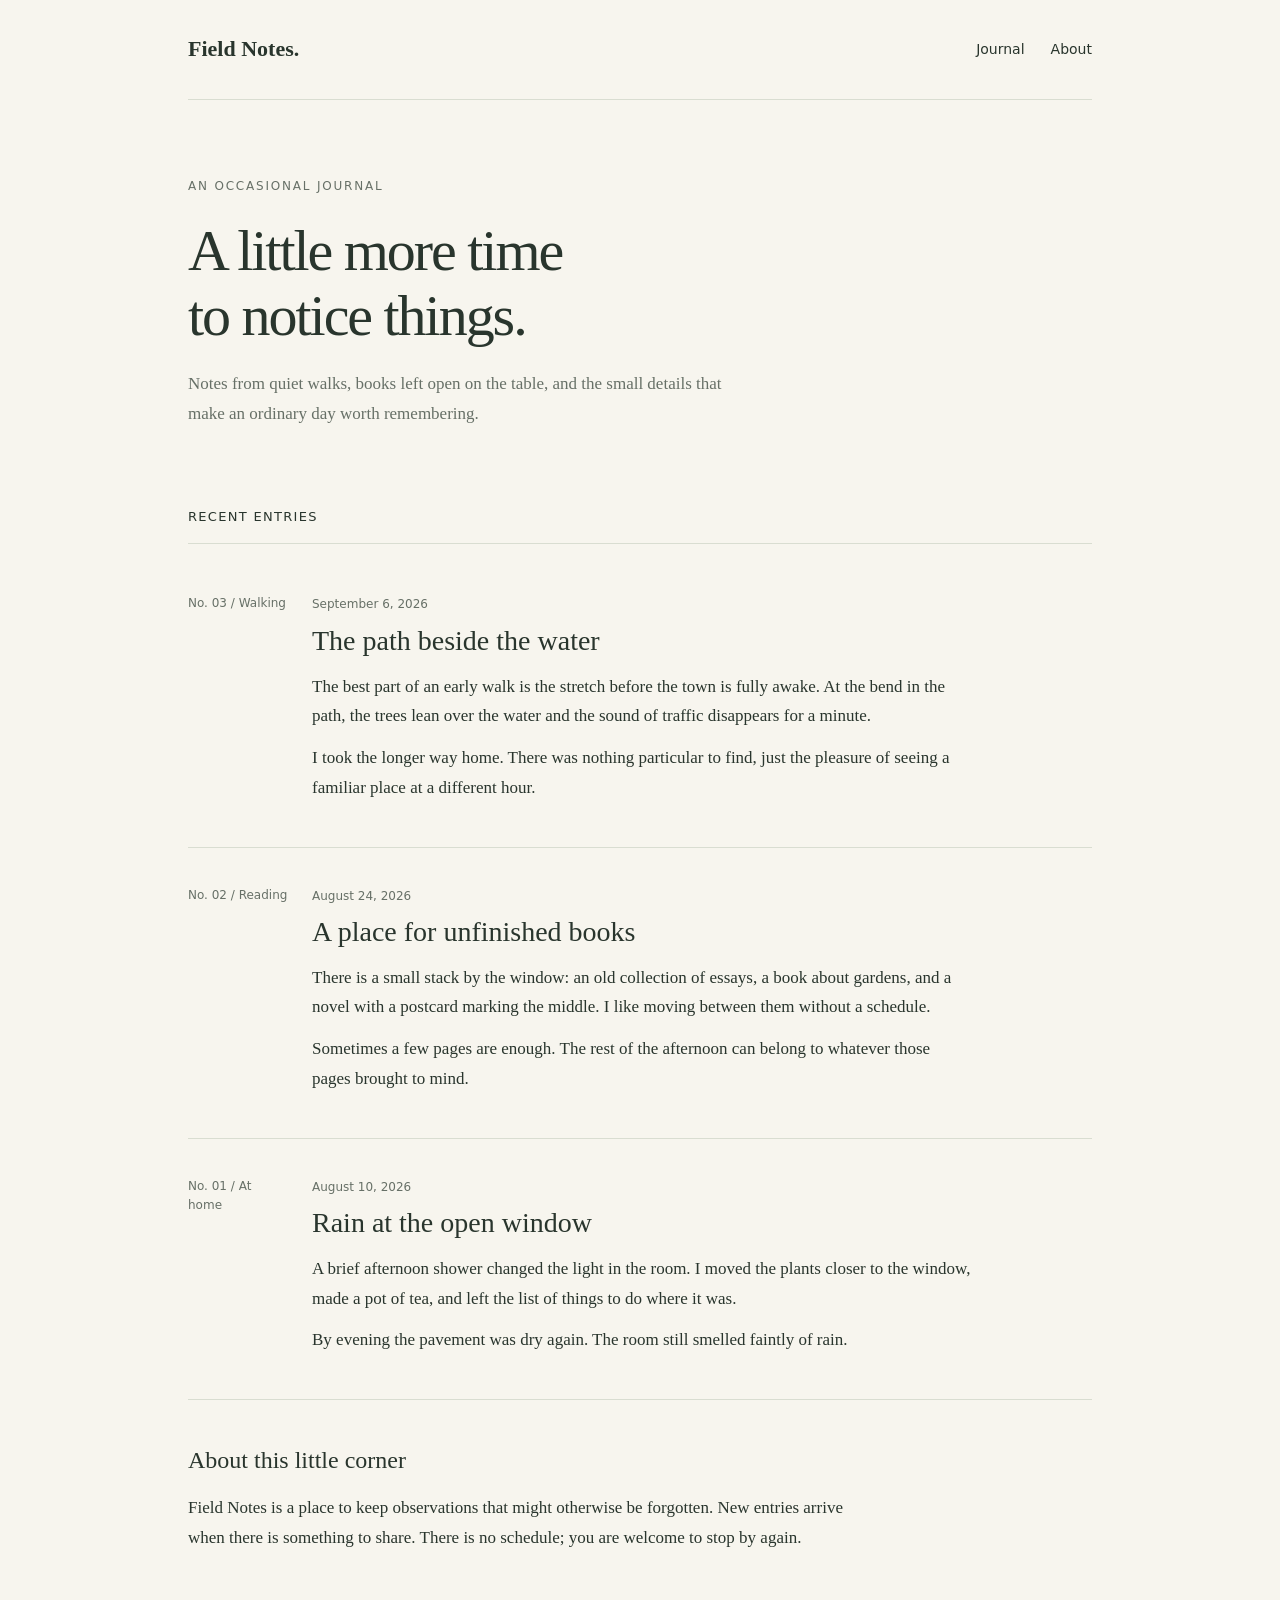
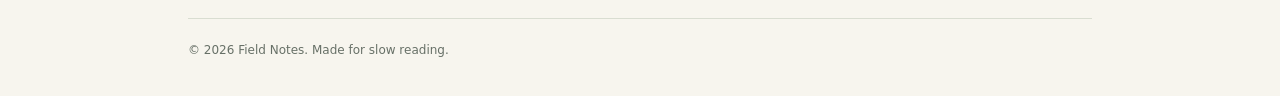
<file: configs/masquerade-site/index.html>
<!doctype html>
<html lang="en">
<head>
  <meta charset="utf-8">
  <meta name="viewport" content="width=device-width, initial-scale=1">
  <meta name="description" content="Field Notes: a small journal of walks, books and everyday observations.">
  <title>Field Notes — A journal of ordinary days</title>
  <style>
    :root { color-scheme: light; --paper: #f7f5ee; --ink: #29352d; --muted: #677067; --line: #d9ddd1; --accent: #526748; }
    * { box-sizing: border-box; }
    html { scroll-behavior: smooth; }
    body { margin: 0; background: var(--paper); color: var(--ink); font: 17px/1.75 Georgia, "Times New Roman", serif; }
    a { color: inherit; text-underline-offset: .25em; }
    a:hover { color: var(--accent); }
    a:focus-visible { outline: 2px solid var(--accent); outline-offset: 5px; }
    .wrap { max-width: 960px; margin: auto; padding: 0 28px; }
    header { display: flex; flex-wrap: wrap; gap: 16px; justify-content: space-between; align-items: center; padding: 30px 0; border-bottom: 1px solid var(--line); }
    .brand { font-size: 22px; font-weight: bold; text-decoration: none; }
    nav { display: flex; gap: 26px; font: 14px/1.5 system-ui, sans-serif; }
    nav a { text-decoration: none; }
    .intro { max-width: 670px; padding: 70px 0 56px; }
    .eyebrow, time, .number, footer { color: var(--muted); font: 12px/1.6 system-ui, sans-serif; }
    .eyebrow { letter-spacing: .15em; text-transform: uppercase; }
    h1 { font-size: clamp(36px, 6vw, 58px); line-height: 1.12; font-weight: normal; letter-spacing: -.035em; margin: 20px 0; }
    .intro p { max-width: 570px; color: var(--muted); }
    .section-title { font: 13px/1.6 system-ui, sans-serif; text-transform: uppercase; letter-spacing: .1em; padding-bottom: 16px; border-bottom: 1px solid var(--line); }
    article { display: grid; grid-template-columns: 100px 1fr; gap: 24px; padding: 32px 0; border-bottom: 1px solid var(--line); }
    .number { padding-top: 6px; }
    h2 { font-size: 28px; line-height: 1.3; font-weight: normal; margin: 5px 0 12px; }
    article p { margin: 12px 0; max-width: 660px; }
    aside { padding: 40px 0 48px; max-width: 660px; }
    aside h2 { font-size: 24px; }
    footer { padding: 22px 0 36px; border-top: 1px solid var(--line); }
    @media (max-width: 560px) { .wrap { padding: 0 20px; } .intro { padding: 42px 0 30px; } article { grid-template-columns: 1fr; gap: 8px; } }
    @media (prefers-reduced-motion: reduce) { html { scroll-behavior: auto; } }
  </style>
</head>
<body>
  <div class="wrap">
    <header>
      <a class="brand" href="#home">Field Notes.</a>
      <nav aria-label="Main navigation"><a href="#journal">Journal</a><a href="#about">About</a></nav>
    </header>
    <main id="home">
      <section class="intro" aria-labelledby="welcome">
        <span class="eyebrow">An occasional journal</span>
        <h1 id="welcome">A little more time<br>to notice things.</h1>
        <p>Notes from quiet walks, books left open on the table, and the small details that make an ordinary day worth remembering.</p>
      </section>
      <section id="journal" aria-labelledby="journal-title">
        <h2 class="section-title" id="journal-title">Recent entries</h2>
        <article>
          <span class="number">No. 03 / Walking</span>
          <div>
            <time datetime="2026-09-06">September 6, 2026</time>
            <h2>The path beside the water</h2>
            <p>The best part of an early walk is the stretch before the town is fully awake. At the bend in the path, the trees lean over the water and the sound of traffic disappears for a minute.</p>
            <p>I took the longer way home. There was nothing particular to find, just the pleasure of seeing a familiar place at a different hour.</p>
          </div>
        </article>
        <article>
          <span class="number">No. 02 / Reading</span>
          <div>
            <time datetime="2026-08-24">August 24, 2026</time>
            <h2>A place for unfinished books</h2>
            <p>There is a small stack by the window: an old collection of essays, a book about gardens, and a novel with a postcard marking the middle. I like moving between them without a schedule.</p>
            <p>Sometimes a few pages are enough. The rest of the afternoon can belong to whatever those pages brought to mind.</p>
          </div>
        </article>
        <article>
          <span class="number">No. 01 / At home</span>
          <div>
            <time datetime="2026-08-10">August 10, 2026</time>
            <h2>Rain at the open window</h2>
            <p>A brief afternoon shower changed the light in the room. I moved the plants closer to the window, made a pot of tea, and left the list of things to do where it was.</p>
            <p>By evening the pavement was dry again. The room still smelled faintly of rain.</p>
          </div>
        </article>
      </section>
      <aside id="about" aria-labelledby="about-title">
        <h2 id="about-title">About this little corner</h2>
        <p>Field Notes is a place to keep observations that might otherwise be forgotten. New entries arrive when there is something to share. There is no schedule; you are welcome to stop by again.</p>
      </aside>
    </main>
    <footer>© 2026 Field Notes. Made for slow reading.</footer>
  </div>
</body>
</html>
</file>
